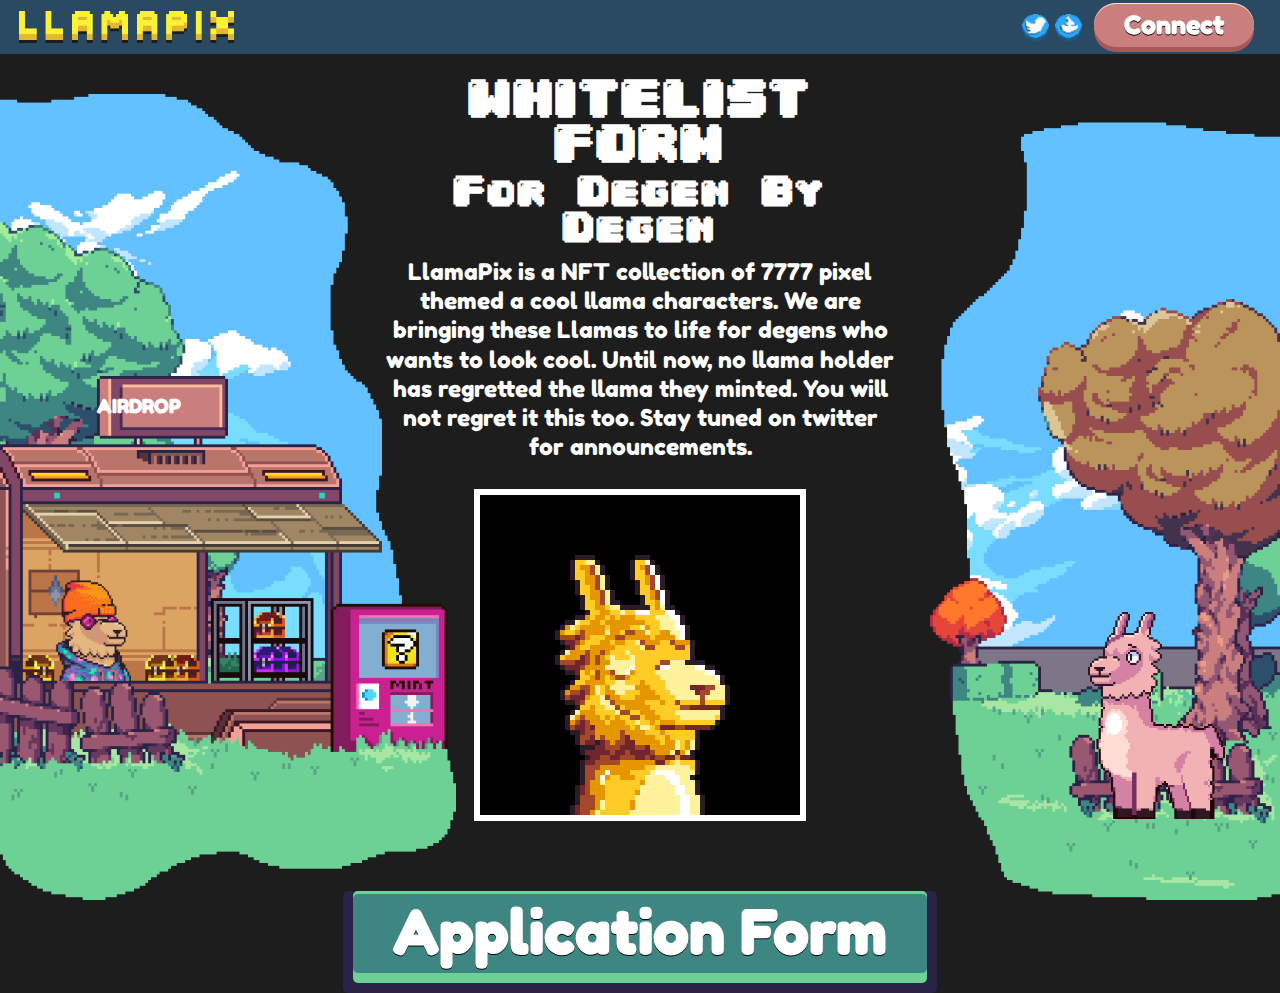
<file: index.html>
<!DOCTYPE html>
<html lang="en">    
    <head>
        <title>LLAMAPIX</title>
        <link rel="icon" type="image/x-icon" href="images/L_name.png">
        <link rel="stylesheet" href="stylesheet.css"/>
        <meta name="viewport" content="width=device-width, initial-scale=1.0, maximum-scale=1.0, user-scalable=0">
        <script defer src="home.js"></script>
    </head>
    <body>
        <img id="llama-pink" src="images/llama-pink.png"/>
        <img id="llamma-left" src="images/llama-left.png"/>
        <h1 id="text-airdrop">AIRDROP</h1>
        <div class="page-header-container">
            <img src="images/header-text.png"/>
            <div class="page-header-middle-container">
                <a hidden href="index.html">HOME</a>
                <a hidden href="mint.html">MINT</a>
            </div>
            <div class="page-header-icon-container">
                <a href="https://twitter.com/LlamaPixNFT" target="_blank"><img src="images/icon-twitter.png"/></a>
                <a href="#"><img src="images/icon-opensea.png"/></a>
                <div id="button-connect">
                    <h1><a href="#">Connect</a></h1>
                </div>
            </div>
        </div>
        <div class="page-main-container">
            <div class="page-main-info-container">
                <h1>WHITELIST FORM</h1>
                <h2>For Degen By Degen</h2>
                <p>LlamaPix is a NFT collection of 7777 pixel themed a cool llama characters. We are bringing these Llamas to life for degens who wants to look cool. Until now, no llama holder has regretted the llama they minted. You will not regret it this too. Stay tuned on twitter for announcements.</p>
            </div>
            <div class="page-main-nft-container">
                <img class="page-nft" src="images/llama-gold.gif"></img>
            </div>
            <div class="application-form">
                <h1><a href="https://docs.google.com/forms/d/1B9L1-AkQ6Qrr0A5YQL1xhAGjSKG9NdO9EmSqvNV2C6I/edit?ts=63ffeb3b" target="_blank">Application Form</a></h1>
            </div>
        </div>
        <img class="page-background-left" src="images/background-left.png"></img>
        <img class="page-background-right" src="images/background-right.png"></img>

    </body>
</html>
</file>
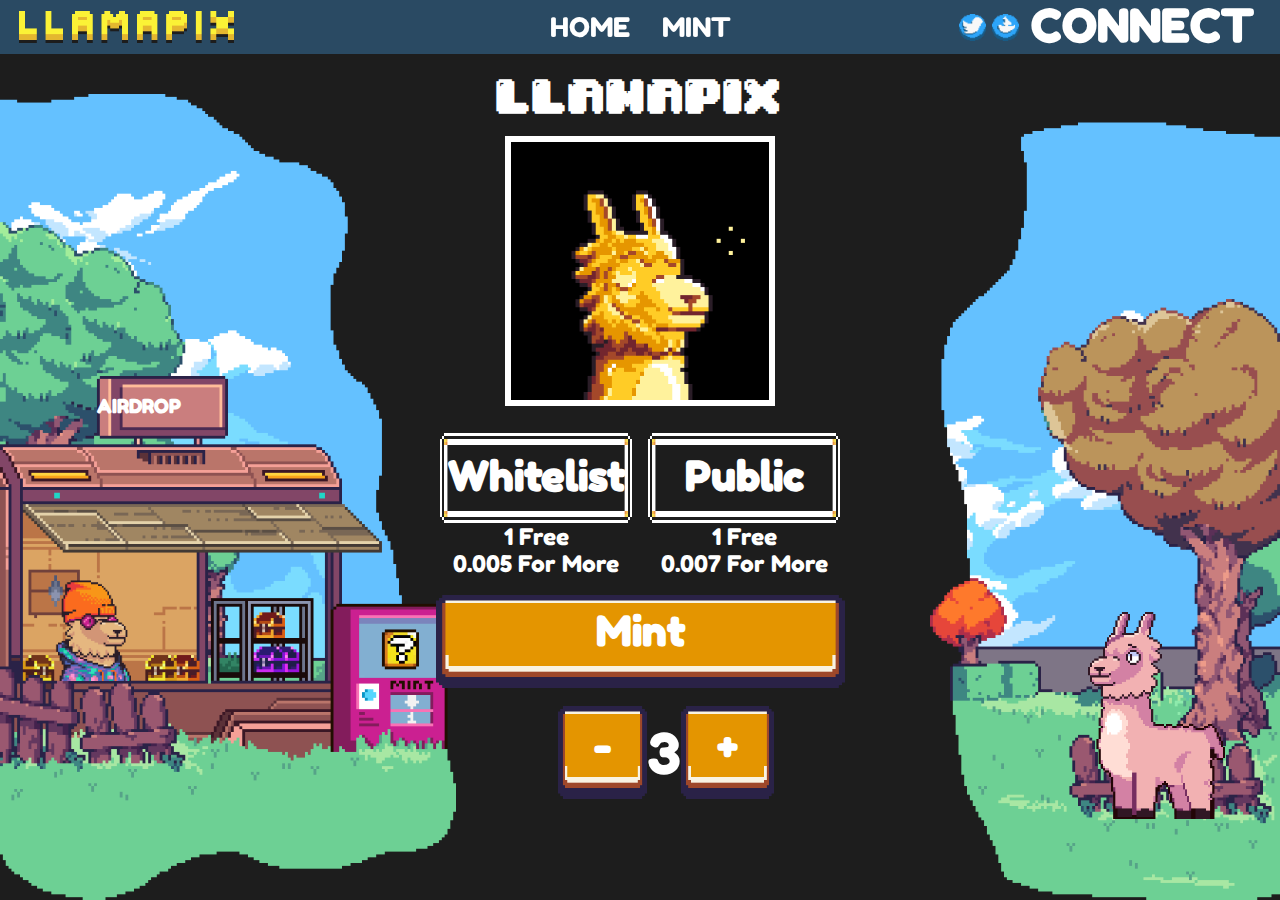
<file: mint.html>
<!DOCTYPE html>
<html lang="en">
    <head>
        <title>Degenerates!</title>
        <link rel="stylesheet" href="stylesheet.css"/>
        <meta name="viewport" content="width=device-width, initial-scale=1.0, maximum-scale=1.0, user-scalable=0">
        <script defer src="mint.js"></script>
    </head>
    <body>
        <img id="llama-pink" src="images/llama-pink.png"/>
        <img id="llamma-left" src="images/llama-left.png"/>
        <h1 id="text-airdrop">AIRDROP</h1>
        <div class="page-header-container">
            <img src="images/header-text.png"/>
            <div class="page-header-middle-container">
                <a href="index.html">HOME</a>
                <a href="mint.html">MINT</a>
            </div>
            <div class="page-header-icon-container">
                <a href="#"><img src="images/icon-twitter.png"/></a>
                <a href="#"><img src="images/icon-opensea.png"/></a>
                <h1 id="button-connect">CONNECT</h1>
            </div>
        </div>
        <div class="page-mint-main-container">
            <div class="page-mint-main-header-container">
                <h1>LLAMAPIX</h1>
                <img class="page-nft" src="images/llama-gold.gif"/>
            </div>
            <div class="page-mint-main-info-container">
                <div class="page-mint-main-info-section">
                    <div class="page-mint-main-info-header">
                        <h1>Whitelist</h1>
                    </div>
                    <h2>1 Free</h2>
                    <h2>0.005 For More</h2>
                </div>
                <div class="page-mint-main-info-section">
                    <div class="page-mint-main-info-header">
                        <h1>Public</h1>
                    </div>
                    <h2>1 Free</h2>
                    <h2>0.007 For More</h2>
                </div>
            </div>
            <div class="page-mint-main-mint-container">
                <h1>Mint</h1>
                <div class="page-mint-main-select-container">
                    <h1 id="button-amount-decrease">-</h1>
                    <h2 id="button-amount">3</h2>
                    <h1 id="button-amount-increase">+</h1>
                </div>
            </div>
        </div>
        <img class="page-background-left" src="images/background-left.png"></img>
        <img class="page-background-right" src="images/background-right.png"></img>
    </body>
</html>
</file>
<file: stylesheet.css>
@font-face
{
    font-family: fredoka-one;
    src: url( "fonts/FredokaOne-Regular.ttf" );
}

@font-face
{
    font-family: gumball;
    src: url( "fonts/Gumball.ttf" );
}

*
{
    padding: 0;
    margin: 0;
    box-sizing: border-box;
}

body
{
    font-family: fredoka-one;
    background-color: #1D1D1D;
    /*background-image: url( "images/background-b.png" );*/
    background-size: cover;
    color: white;
}

img
{
    /*user-drag: none;*/
    -webkit-user-drag: none;
    user-select: none;
    -moz-user-select: none;
    -webkit-user-select: none;
    -ms-user-select: none;
}

a
{
    color: white;
    text-decoration: none;
}

h1
{
    font-size: 5vh;
}

h2
{
    font-size: 4vh;
}

.page-background-left
{
    position: absolute;
    top: 0;
    left: 0;

    height: 100vh;
    z-index: -1;
}

.page-background-right
{
    position: absolute;
    top: 0;
    right: 0;

    height: 100vh;
    z-index: -1;
}

#llama-pink
{
    position: absolute;
    left: 85vw;
    top: 68vh;

    height: 23%;
}

#llamma-left
{
    position: absolute;
    top: 62.65vh;
    left: 2.8vw;
    height: 13%;
}

#text-airdrop
{
    position: absolute;
    top: 43.75vh;
    left: 7.55vw;
    /*
    top: 35vh;
    left: 9.5125vw;
    */
    font-size: 2.15vh;
    -webkit-user-select: none; /* Safari */
    -ms-user-select: none; /* IE 10 and IE 11 */
    user-select: none; /* Standard syntax */
}

.page-header-container
{
    width: 100vw;
    height: 6vh;

    background-color: rgba( 44, 80, 107, 0.9 );

    backdrop-filter: blur( 4px );

    display: flex;
    justify-content: space-between;
    align-items: center;
}

.page-header-container img
{
    height: 60%;

    position: relative;
    left: 1.5%;
}

.page-header-middle-container
{
    position: absolute;
    left: 50%;
    transform: translate( -50%, 0 );

    display: flex;
    gap: 32px;
    font-size: 3vh;
}

.page-header-container h1
{
    -webkit-user-select: none; /* Safari */
    -ms-user-select: none; /* IE 10 and IE 11 */
    user-select: none; /* Standard syntax */
}

.page-header-icon-container
{
    height: 100%;
    position: relative;
    right: 1.5%;

    display: flex;
    align-items: center;
    gap: 0.5vw;
}

.page-header-icon-container a
{
    height: 50%;
}

.page-header-icon-container img
{
    height: 100%;
}

#button-connect
{
    padding-left: 0.2vw;
    padding-right: 0.5vw;
    padding-top: .5vh;
    padding-bottom: .9vh;
    margin-left: 0.3vw;
}

#button-connect a
{
    font-size: 25px;
    color:white;
    background-color:#ca7e7e;
    display:block;
    position:relative;
    padding:7px 30px;
    
    -webkit-tap-highlight-color: rgba(0, 0, 0, 0);
    text-shadow: 0px 1px 0px #000;
    filter: dropshadow(color=#000, offx=0px, offy=1px);
    
    -webkit-box-shadow:inset 0 1px 0 #FFE5C4, 0 10px 0 #A45959;
    -moz-box-shadow:inset 0 1px 0 #FFE5C4, 0 10px 0 #A45959;
    box-shadow:inset 0 1px 0 #FFE5C4, 0 5px 0 #A45959;
    
    -webkit-border-radius: 100px;
    -moz-border-radius: 100px;
    border-radius: 100px;
}
  
#button-connect a:active
{
    top:5px;
    background-color:#a45c5c;

    -webkit-box-shadow:inset 0 1px 0 #FFE5C4, inset 0 -3px 0 #915100;
    -moz-box-shadow:inset 0 1px 0 #FFE5C4, inset 0 -3pxpx 0 #915100;
    box-shadow:inset 0 1px 0 #FFE5C4, inset 0 -3px 0 #915100;
}

.page-main-container
{
    /*color: #2A2247;*/

    width: 100vw;
    height: 66vh;

    display: flex;
    flex-direction: column;
    justify-content: space-between;
    align-items: center;
}

.page-main-container p
{
    font-size: 1.8vh;
}

.page-main-info-container
{
    width: 40vw;
    display: flex;
    flex-direction: column;
    align-items: center;
}

.page-main-info-container h1
{
    font-family: gumball;
    padding-top: 2.5vh;
    text-align: center;
}

.page-main-info-container h2
{
    font-family: gumball;
    padding-top: .8vh;
    text-align: center;
}

.page-main-info-container p
{
    padding-top: 1.25vh;
    width: 100%;

    text-align: center;
    font-size: 2.5vh;
    line-height: 1.3;
}

.page-main-container > img
{
    width: 100%;
    height: 100%;
}

.page-main-container > div + div + img
{
    padding-top: 10%;
    width: 50%;
}

.page-main-nft-container
{
    padding-top: 3vh;
    display: flex;
}

.application-form
{
    position:relative;
    display:inline-block;
    margin:70px;
}
  
.application-form a
{
    font-family: fredoka-one;
    color:white;
    font-size:60px;
    text-align: center;
    text-decoration:none;
    background-color:#3E8682;
    display:block;
    position:relative;
    padding:5px 40px;
    
    -webkit-tap-highlight-color: rgba(0, 0, 0, 0);
    text-shadow: 0px 1px 0px #000;
    filter: dropshadow(color=#000, offx=0px, offy=1px);
    
    -webkit-box-shadow:inset 0 3px 0 #6DD094, 0 10px 0 #6DD094;
    -moz-box-shadow:inset 0 3px 0 #6DD094, 0 10px 0 #6DD094;
    box-shadow:inset 0 3px 0 #6DD094, 0 10px 0 #6DD094;
    
    -webkit-border-radius: 5px;
    -moz-border-radius: 5px;
    border-radius: 5px;
}
  
.application-form a:active
{
    top:10px;
    background-color:#2C546C;
    
    -webkit-box-shadow:inset 0 3px 0 #6DD094, inset 0 -3px 0 #6DD094;
    -moz-box-shadow:inset 0 3px 0 #6DD094, inset 0 -3pxpx 0 #6DD094;
    box-shadow:inset 0 3px 0 #6DD094, inset 0 -3px 0 #6DD094;
}
  
.application-form:after
{
    content:"";
    height:100%;
    width:100%;
    padding:10px;
    position: absolute;
    bottom:-20px;
    left:-10px;
    z-index:-1;
    background-color:#2a2247;
    -webkit-border-radius: 5px;
    -moz-border-radius: 5px;
    border-radius: 5px;
}

.page-mint-main-container
{
    display: flex;
    flex-direction: column;
    align-items: center;

    /*color: #2A2247;*/
}

.page-mint-main-container h1
{
    font-size: 4.5vh;
}

.page-mint-main-container h2
{
    font-size: 2.5vh;
    font-weight: lighter;
}

.page-mint-main-container p
{
    font-size: 1.8vh;
}

.page-mint-main-header-container
{
    margin-top: 2.5vh;
    display: flex;
    flex-direction: column;
    align-items: center;

    font-family: gumball;
}

.page-mint-main-header-container img
{
    margin-top: 2vh;
    height: 30vh;
}

.page-mint-main-info-container
{
    margin-top: 3vh;
    width: 32.5vw;
    display: flex;
    justify-content: space-around;
}

.page-mint-main-info-header
{
    background-image: url( "images/backdrop-info.png" );
    background-size: 100% 100%;

    width: 15vw;;
    height: 10vh;

    padding-top: 2.2vh;

    text-align: center;
}

.page-mint-main-info-section
{
    display: flex;
    flex-direction: column;
    align-items: center;
}
.page-mint-main-info-section h1 + h2
{
    margin-top: 1vh;
}

.page-mint-main-mint-container
{
    margin-top: 2vh;

    display: flex;
    flex-direction: column;
    align-items: center;
}

.page-mint-main-mint-container h1
{
    background-image: url( "images/button-mint.png" );
    background-size: 100% 100%;
    padding-top: 0.8rem;
    padding-bottom: 2rem;
    padding-left: 10rem;
    padding-right: 10rem;

    -webkit-user-select: none; /* Safari */
    -ms-user-select: none; /* IE 10 and IE 11 */
    user-select: none; /* Standard syntax */

    text-align: center;
    cursor: pointer;
}

.page-mint-main-select-container
{
    width: 12.8vw;

    margin-top: 2vh;
    margin-bottom: -1vh;
    display: flex;
    justify-content: space-between;
    align-items: center;
}

.page-mint-main-select-container h2
{
    font-size: 3.5rem;
}

.page-mint-main-select-container h1
{
    background-image: url( "images/button-mint-small.png" );
    background-size: 100% 100%;
    padding-left: 2.25rem;
    padding-right: 2.25rem;

    font-size: 2.5rem;
    -webkit-user-select: none; /* Safari */
    -ms-user-select: none; /* IE 10 and IE 11 */
    user-select: none; /* Standard syntax */

    text-align: center;
    cursor: pointer;
}

.page-nft
{
    border-style: solid;
    border-width: 0.7vh;
}
</file>
